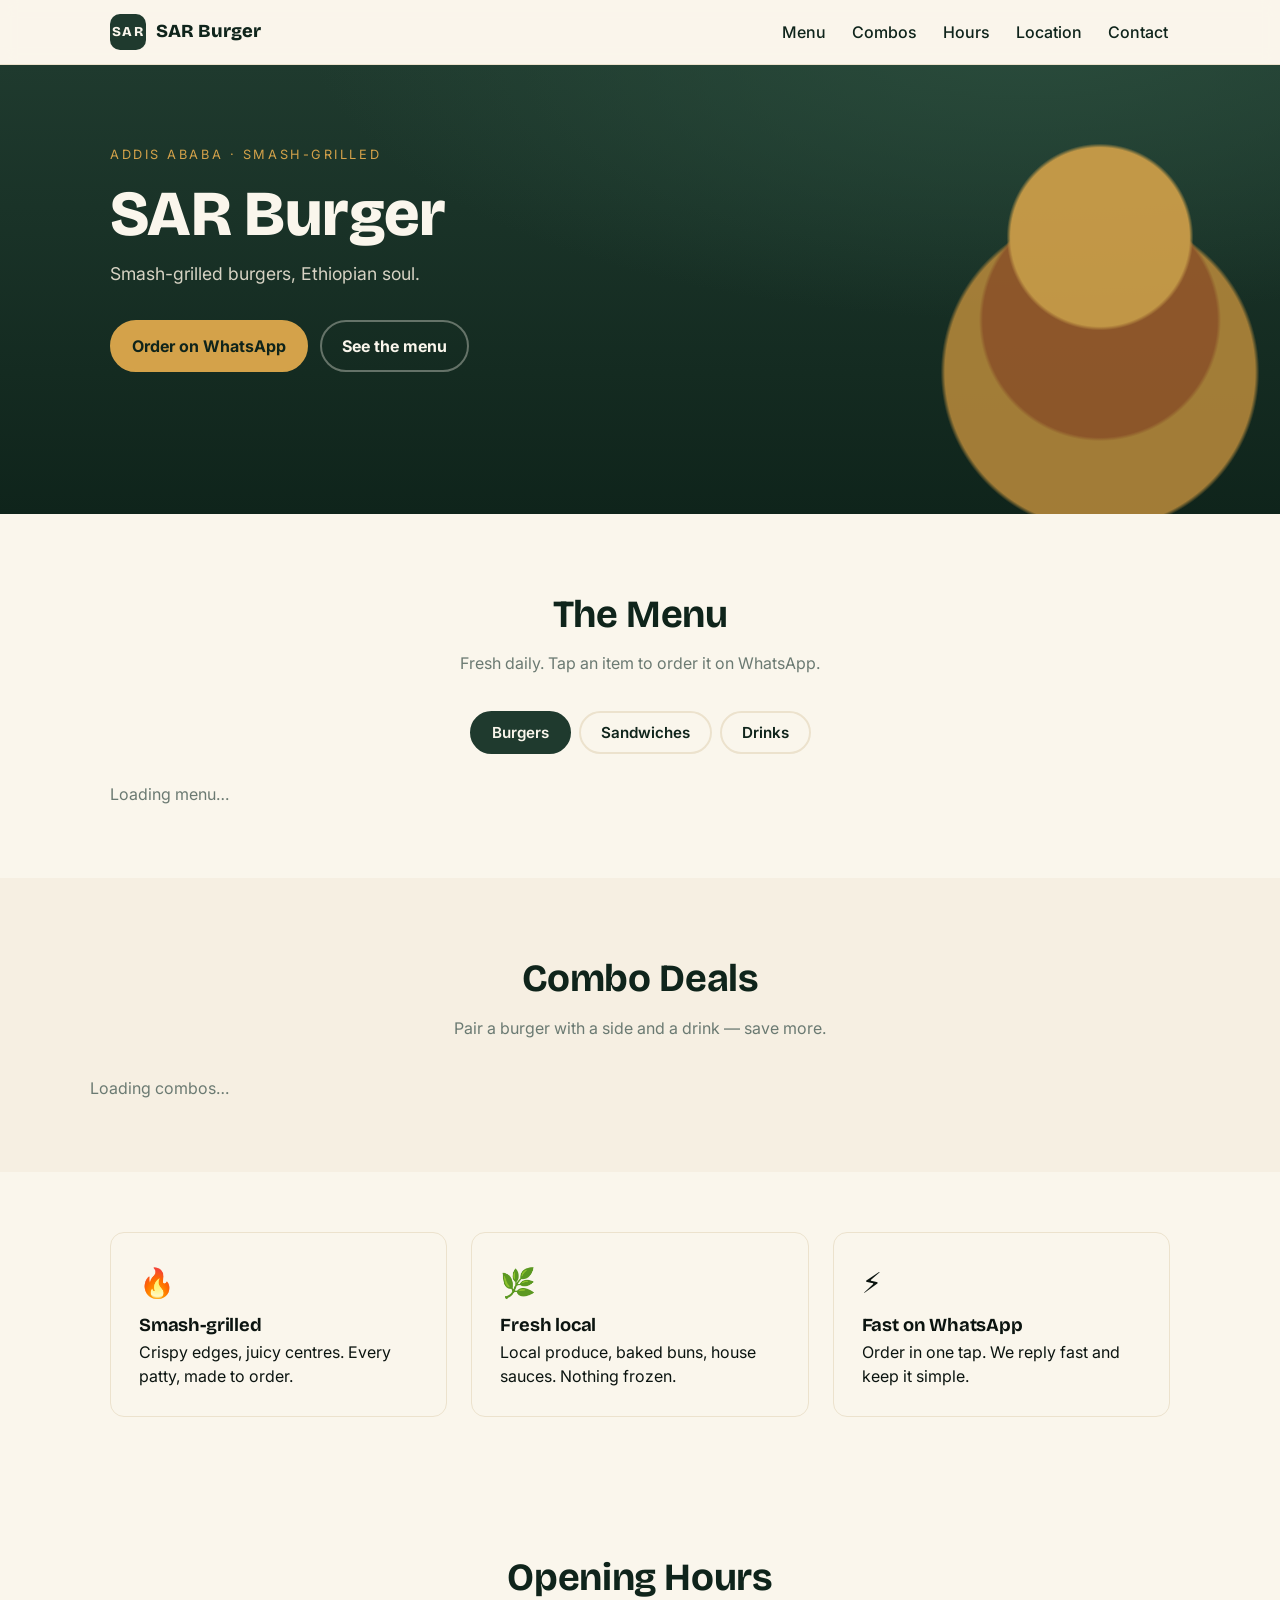
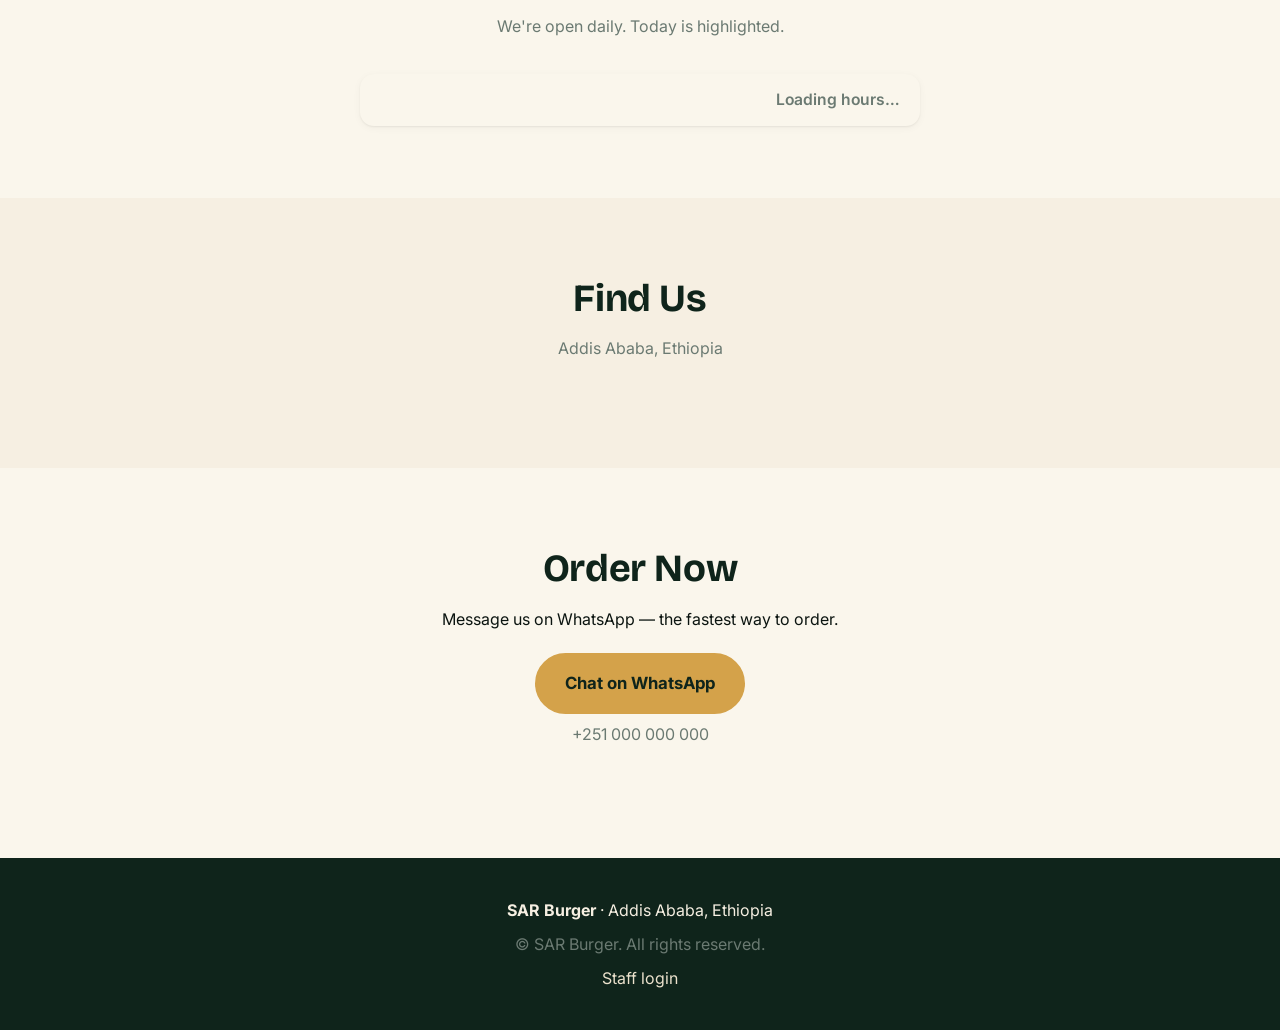
<file: index.html>
<!doctype html>
<html lang="en">
<head>
  <meta charset="utf-8" />
  <meta name="viewport" content="width=device-width, initial-scale=1" />
  <title>SAR Burger — Smash-grilled burgers, Ethiopian soul.</title>
  <meta name="description" content="SAR Burger — smash-grilled burgers, sandwiches, and cold drinks. Order on WhatsApp." />
  <link rel="preconnect" href="https://fonts.googleapis.com" />
  <link rel="preconnect" href="https://fonts.gstatic.com" crossorigin />
  <link href="https://fonts.googleapis.com/css2?family=Bricolage+Grotesque:wght@500;700;800&family=Inter:wght@400;500;600;700&display=swap" rel="stylesheet" />
  <link rel="stylesheet" href="css/style.css" />
</head>
<body>

<header class="nav">
  <div class="nav__inner">
    <a href="#top" class="brand">
      <span class="brand__mark">SAR</span>
      <span class="brand__word" data-setting="restaurant_name">SAR Burger</span>
    </a>
    <nav class="nav__links" id="nav-links">
      <a href="#menu">Menu</a>
      <a href="#combos">Combos</a>
      <a href="#hours">Hours</a>
      <a href="#location">Location</a>
      <a href="#contact">Contact</a>
    </nav>
    <button class="nav__toggle" id="nav-toggle" aria-label="Toggle menu">
      <span></span><span></span><span></span>
    </button>
  </div>
</header>

<main id="top">

  <section class="hero">
    <div class="hero__inner">
      <p class="hero__eyebrow">Addis Ababa · Smash-grilled</p>
      <h1 class="hero__title" data-setting="restaurant_name">SAR Burger</h1>
      <p class="hero__tag" data-setting="tagline">Smash-grilled burgers, Ethiopian soul.</p>
      <div class="hero__cta">
        <a id="hero-order" class="btn btn--primary" target="_blank" rel="noopener">Order on WhatsApp</a>
        <a href="#menu" class="btn btn--ghost">See the menu</a>
      </div>
      <p class="hero__status" id="open-status">&nbsp;</p>
    </div>
    <div class="hero__burger" aria-hidden="true"></div>
  </section>

  <section id="menu" class="section">
    <div class="section__head">
      <h2>The Menu</h2>
      <p>Fresh daily. Tap an item to order it on WhatsApp.</p>
    </div>
    <div class="tabs" role="tablist">
      <button class="tab is-active" role="tab" data-cat="burger">Burgers</button>
      <button class="tab" role="tab" data-cat="sandwich">Sandwiches</button>
      <button class="tab" role="tab" data-cat="drink">Drinks</button>
    </div>
    <div class="grid" id="menu-grid">
      <p class="muted">Loading menu…</p>
    </div>
  </section>

  <section id="combos" class="section section--alt">
    <div class="section__head">
      <h2>Combo Deals</h2>
      <p>Pair a burger with a side and a drink — save more.</p>
    </div>
    <div class="grid grid--combos" id="combos-grid">
      <p class="muted">Loading combos…</p>
    </div>
  </section>

  <section class="features">
    <div class="feature">
      <div class="feature__icon">🔥</div>
      <h3>Smash-grilled</h3>
      <p>Crispy edges, juicy centres. Every patty, made to order.</p>
    </div>
    <div class="feature">
      <div class="feature__icon">🌿</div>
      <h3>Fresh local</h3>
      <p>Local produce, baked buns, house sauces. Nothing frozen.</p>
    </div>
    <div class="feature">
      <div class="feature__icon">⚡</div>
      <h3>Fast on WhatsApp</h3>
      <p>Order in one tap. We reply fast and keep it simple.</p>
    </div>
  </section>

  <section id="hours" class="section">
    <div class="section__head">
      <h2>Opening Hours</h2>
      <p>We're open daily. Today is highlighted.</p>
    </div>
    <table class="hours" id="hours-table">
      <tbody><tr><td class="muted">Loading hours…</td></tr></tbody>
    </table>
  </section>

  <section id="location" class="section section--alt">
    <div class="section__head">
      <h2>Find Us</h2>
      <p data-setting="address">Addis Ababa, Ethiopia</p>
    </div>
    <div class="map" id="map-embed"></div>
  </section>

  <section id="contact" class="section">
    <div class="contact">
      <h2>Order Now</h2>
      <p>Message us on WhatsApp — the fastest way to order.</p>
      <a id="contact-order" class="btn btn--primary btn--big" target="_blank" rel="noopener">Chat on WhatsApp</a>
      <p class="muted">
        <span data-setting="phone-pretty">+251 000 000 000</span>
      </p>
    </div>
  </section>

</main>

<footer class="foot">
  <div class="foot__inner">
    <p><strong data-setting="restaurant_name">SAR Burger</strong> · <span data-setting="address">Addis Ababa, Ethiopia</span></p>
    <p class="muted">© <span id="year"></span> SAR Burger. All rights reserved.</p>
    <p><a href="admin.html" class="muted">Staff login</a></p>
  </div>
</footer>

<script type="module" src="js/main.js"></script>
</body>
</html>
</file>
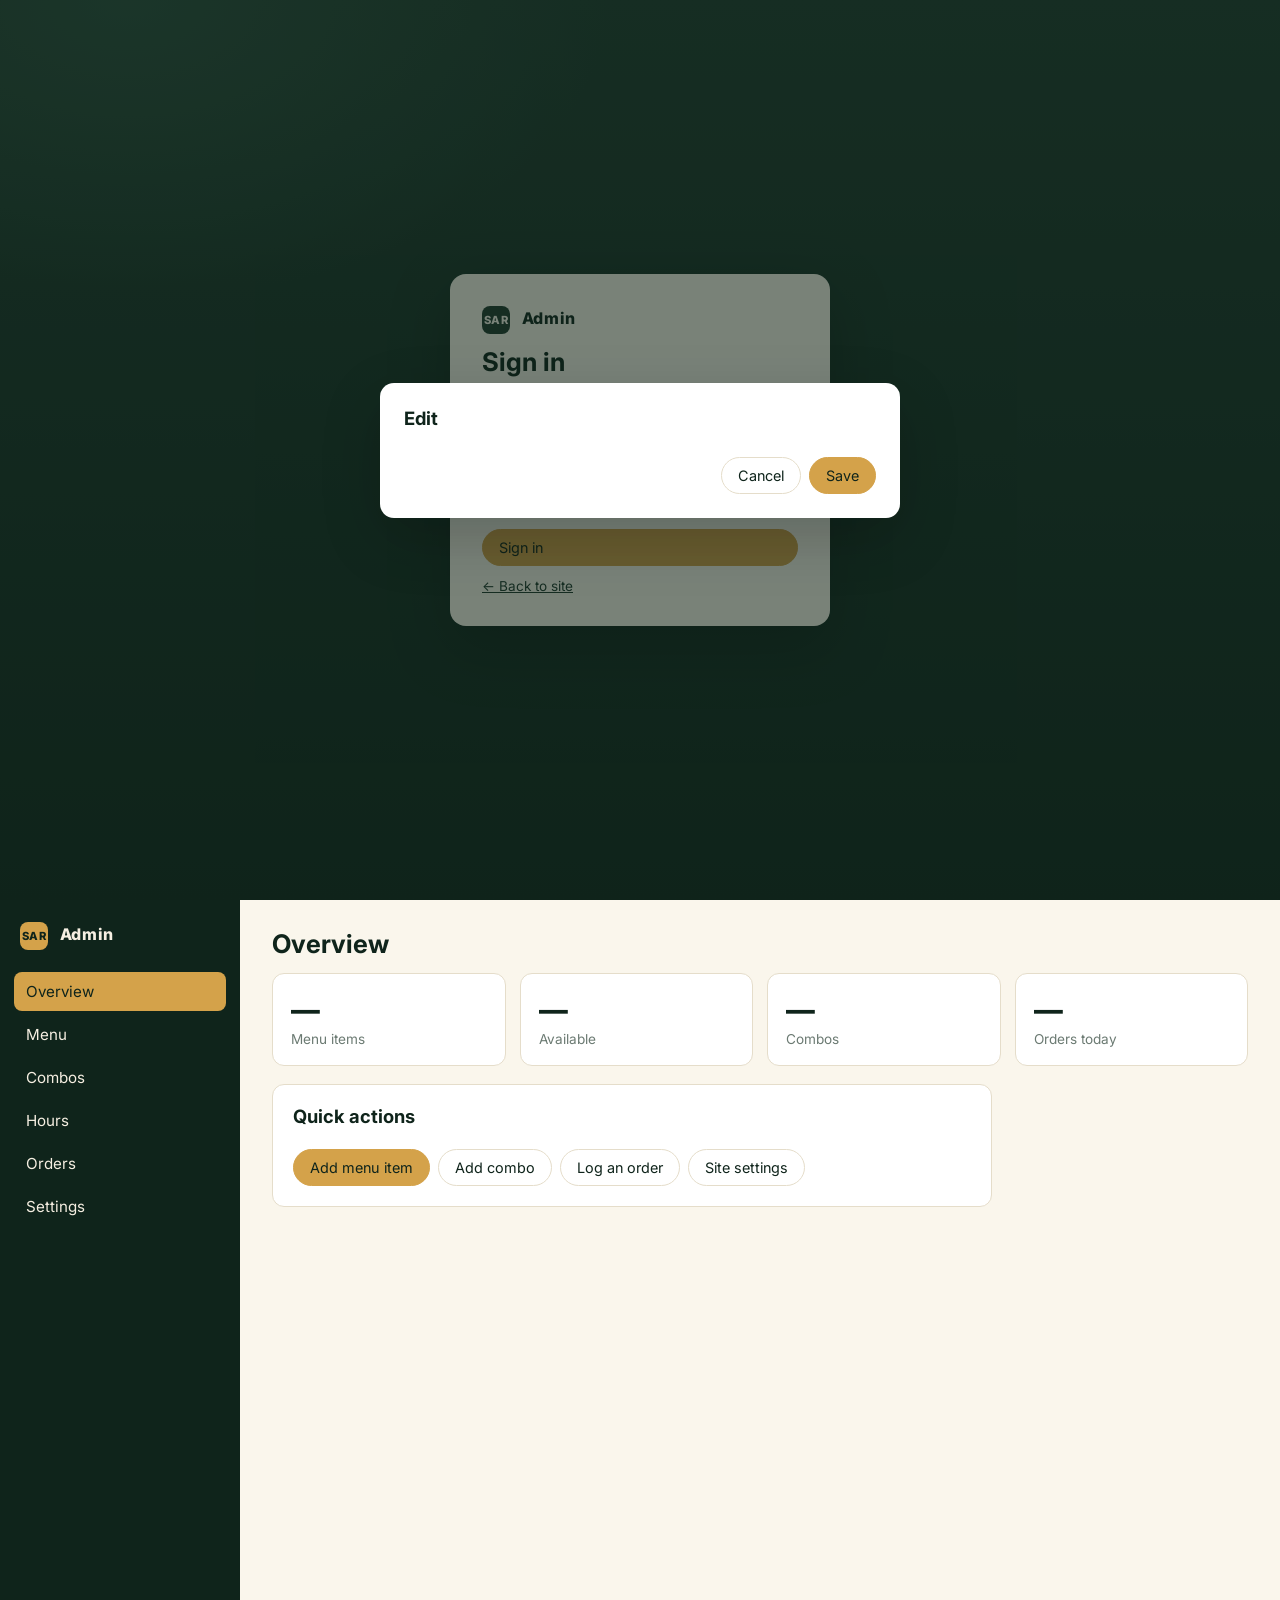
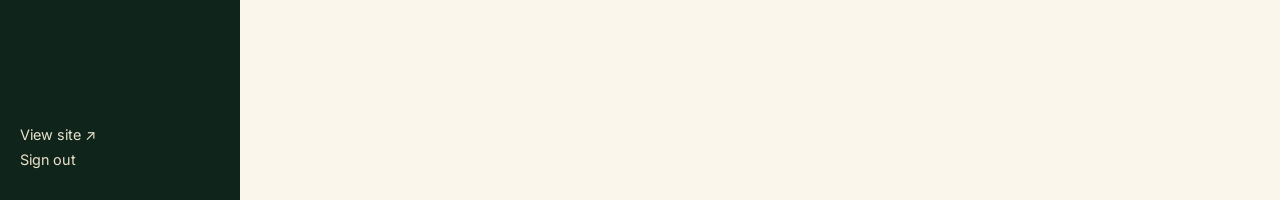
<file: admin.html>
<!doctype html>
<html lang="en">
<head>
  <meta charset="utf-8" />
  <meta name="viewport" content="width=device-width, initial-scale=1" />
  <title>SAR Burger — Admin</title>
  <meta name="robots" content="noindex,nofollow" />
  <link rel="preconnect" href="https://fonts.googleapis.com" />
  <link rel="preconnect" href="https://fonts.gstatic.com" crossorigin />
  <link href="https://fonts.googleapis.com/css2?family=Inter:wght@400;500;600;700;800&display=swap" rel="stylesheet" />
  <link rel="stylesheet" href="css/admin.css" />
</head>
<body>

<!-- Login -->
<section id="login-screen" class="login">
  <form id="login-form" class="login__card">
    <div class="login__brand"><span>SAR</span> Admin</div>
    <h1>Sign in</h1>
    <p class="muted">Enter the admin password to manage the site.</p>
    <label>Password
      <input id="login-password" type="password" autocomplete="current-password" required />
    </label>
    <button class="btn btn--primary" type="submit">Sign in</button>
    <p id="login-error" class="error" hidden></p>
    <p class="muted small"><a href="index.html">← Back to site</a></p>
  </form>
</section>

<!-- App -->
<div id="app" class="app" hidden>
  <aside class="side">
    <div class="side__brand"><span>SAR</span> Admin</div>
    <nav class="side__nav">
      <button data-view="overview" class="is-active">Overview</button>
      <button data-view="menu">Menu</button>
      <button data-view="combos">Combos</button>
      <button data-view="hours">Hours</button>
      <button data-view="orders">Orders</button>
      <button data-view="settings">Settings</button>
    </nav>
    <div class="side__foot">
      <a href="index.html" target="_blank" rel="noopener">View site ↗</a>
      <button id="logout-btn" class="linklike">Sign out</button>
    </div>
  </aside>

  <main class="main">

    <!-- Overview -->
    <section class="view" data-view="overview">
      <h1>Overview</h1>
      <div class="stats">
        <div class="stat"><span class="stat__num" id="stat-menu">—</span><span class="stat__lbl">Menu items</span></div>
        <div class="stat"><span class="stat__num" id="stat-available">—</span><span class="stat__lbl">Available</span></div>
        <div class="stat"><span class="stat__num" id="stat-combos">—</span><span class="stat__lbl">Combos</span></div>
        <div class="stat"><span class="stat__num" id="stat-orders-today">—</span><span class="stat__lbl">Orders today</span></div>
      </div>
      <div class="panel">
        <h2>Quick actions</h2>
        <div class="row">
          <button class="btn btn--primary" data-goto="menu">Add menu item</button>
          <button class="btn" data-goto="combos">Add combo</button>
          <button class="btn" data-goto="orders">Log an order</button>
          <button class="btn" data-goto="settings">Site settings</button>
        </div>
      </div>
    </section>

    <!-- Menu -->
    <section class="view" data-view="menu" hidden>
      <div class="view__head">
        <h1>Menu</h1>
        <button class="btn btn--primary" id="menu-add">+ Add item</button>
      </div>
      <table class="tbl">
        <thead><tr><th>Name</th><th>Category</th><th>Price</th><th>Available</th><th></th></tr></thead>
        <tbody id="menu-rows"><tr><td class="muted" colspan="5">Loading…</td></tr></tbody>
      </table>
    </section>

    <!-- Combos -->
    <section class="view" data-view="combos" hidden>
      <div class="view__head">
        <h1>Combos</h1>
        <button class="btn btn--primary" id="combo-add">+ Add combo</button>
      </div>
      <table class="tbl">
        <thead><tr><th>Name</th><th>Items</th><th>Price</th><th>Available</th><th></th></tr></thead>
        <tbody id="combo-rows"><tr><td class="muted" colspan="5">Loading…</td></tr></tbody>
      </table>
    </section>

    <!-- Hours -->
    <section class="view" data-view="hours" hidden>
      <h1>Opening hours</h1>
      <table class="tbl">
        <thead><tr><th>Day</th><th>Open</th><th>Close</th><th>Closed</th><th></th></tr></thead>
        <tbody id="hours-rows"><tr><td class="muted" colspan="5">Loading…</td></tr></tbody>
      </table>
    </section>

    <!-- Orders -->
    <section class="view" data-view="orders" hidden>
      <div class="view__head">
        <h1>Orders log</h1>
        <div class="row">
          <button class="btn btn--primary" id="order-add">+ Log order</button>
          <button class="btn btn--danger" id="order-clear">Clear all</button>
        </div>
      </div>
      <table class="tbl">
        <thead><tr><th>Date</th><th>Customer</th><th>Items</th><th>Total</th><th>Status</th><th></th></tr></thead>
        <tbody id="order-rows"><tr><td class="muted" colspan="6">Loading…</td></tr></tbody>
      </table>
    </section>

    <!-- Settings -->
    <section class="view" data-view="settings" hidden>
      <h1>Site settings</h1>
      <form id="settings-form" class="panel">
        <label>Restaurant name <input name="restaurant_name" type="text" /></label>
        <label>Tagline <input name="tagline" type="text" /></label>
        <label>WhatsApp phone (digits only, include country code, e.g. 251911234567)
          <input name="phone" type="text" inputmode="numeric" />
        </label>
        <label>Address <input name="address" type="text" /></label>
        <label>Google Maps embed (paste the full &lt;iframe&gt; from Google Maps → Share → Embed a map)
          <textarea name="maps_embed" rows="4"></textarea>
        </label>
        <div class="row"><button class="btn btn--primary" type="submit">Save settings</button></div>
      </form>

      <form id="password-form" class="panel">
        <h2>Change admin password</h2>
        <label>Current password <input name="current" type="password" autocomplete="current-password" required /></label>
        <label>New password (min 6 chars) <input name="new" type="password" minlength="6" autocomplete="new-password" required /></label>
        <label>Confirm new password <input name="confirm" type="password" minlength="6" autocomplete="new-password" required /></label>
        <div class="row"><button class="btn btn--primary" type="submit">Update password</button></div>
      </form>
    </section>

  </main>
</div>

<!-- Modal -->
<div id="modal" class="modal" hidden>
  <div class="modal__card">
    <h2 id="modal-title">Edit</h2>
    <form id="modal-form"></form>
    <div class="row row--end">
      <button class="btn" id="modal-cancel" type="button">Cancel</button>
      <button class="btn btn--primary" id="modal-save" type="button">Save</button>
    </div>
  </div>
</div>

<!-- Toast -->
<div id="toast" class="toast" hidden></div>

<script type="module" src="js/admin.js"></script>
</body>
</html>
</file>
<file: css/style.css>
/* ============================================================
   SAR Burger — customer site
   Theme: dark green + cream + gold
   ============================================================ */

:root {
  --green-900: #0f241b;
  --green-800: #1f3a2e;
  --green-700: #2a4c3c;
  --green-600: #3b6550;
  --cream-50:  #faf6ec;
  --cream-100: #f6efe2;
  --cream-200: #ece2cd;
  --gold:      #d4a24a;
  --gold-dark: #b2863a;
  --ink:       #0b1410;
  --muted:     #6b7a72;
  --shadow-sm: 0 1px 2px rgba(0,0,0,.06), 0 2px 8px rgba(0,0,0,.04);
  --shadow-md: 0 6px 20px rgba(15,36,27,.08), 0 2px 6px rgba(15,36,27,.06);
  --radius:    14px;
  --radius-sm: 10px;
  --maxw:      1100px;
}

* { box-sizing: border-box; }
html, body { margin: 0; padding: 0; }
body {
  font-family: 'Inter', system-ui, -apple-system, 'Segoe UI', Roboto, sans-serif;
  color: var(--ink);
  background: var(--cream-50);
  line-height: 1.5;
  -webkit-font-smoothing: antialiased;
}

h1, h2, h3 { font-family: 'Bricolage Grotesque', 'Inter', sans-serif; margin: 0; letter-spacing: -0.01em; }
h1 { font-size: clamp(2.2rem, 6vw, 4rem); font-weight: 800; line-height: 1.05; }
h2 { font-size: clamp(1.6rem, 3.4vw, 2.4rem); font-weight: 700; }
h3 { font-size: 1.15rem; font-weight: 700; }
p  { margin: 0; }
a  { color: inherit; }
img { max-width: 100%; display: block; }

.muted { color: var(--muted); }

/* --- Navbar ------------------------------------------------ */
.nav {
  position: sticky; top: 0; z-index: 30;
  background: rgba(250, 246, 236, 0.9);
  backdrop-filter: saturate(160%) blur(8px);
  border-bottom: 1px solid var(--cream-200);
}
.nav__inner {
  max-width: var(--maxw); margin: 0 auto; padding: 14px 20px;
  display: flex; align-items: center; justify-content: space-between; gap: 24px;
}
.brand {
  display: flex; align-items: center; gap: 10px;
  text-decoration: none; color: var(--green-900); font-weight: 800;
}
.brand__mark {
  display: inline-grid; place-items: center;
  width: 36px; height: 36px; border-radius: 10px;
  background: var(--green-800); color: var(--cream-50);
  font-family: 'Bricolage Grotesque', sans-serif; font-size: 0.85rem; letter-spacing: 0.1em;
}
.brand__word { font-family: 'Bricolage Grotesque', sans-serif; font-size: 1.15rem; }

.nav__links { display: flex; gap: 22px; }
.nav__links a {
  text-decoration: none; color: var(--green-900); font-weight: 500;
  padding: 6px 2px; position: relative;
}
.nav__links a::after {
  content: ''; position: absolute; left: 0; right: 0; bottom: -4px; height: 2px;
  background: var(--gold); transform: scaleX(0); transform-origin: left; transition: transform .25s ease;
}
.nav__links a:hover::after { transform: scaleX(1); }

.nav__toggle {
  display: none; border: 0; background: transparent; cursor: pointer;
  width: 40px; height: 40px; padding: 8px;
}
.nav__toggle span {
  display: block; height: 2px; background: var(--green-900); margin: 5px 0;
  transition: transform .2s, opacity .2s;
}
.nav__toggle.is-open span:nth-child(1) { transform: translateY(7px) rotate(45deg); }
.nav__toggle.is-open span:nth-child(2) { opacity: 0; }
.nav__toggle.is-open span:nth-child(3) { transform: translateY(-7px) rotate(-45deg); }

@media (max-width: 720px) {
  .nav__toggle { display: block; }
  .nav__links {
    position: absolute; top: 100%; left: 0; right: 0;
    flex-direction: column; gap: 0;
    background: var(--cream-50); border-bottom: 1px solid var(--cream-200);
    transform: translateY(-120%); transition: transform .25s ease;
  }
  .nav__links.is-open { transform: translateY(0); }
  .nav__links a { padding: 14px 20px; border-top: 1px solid var(--cream-200); }
}

/* --- Hero -------------------------------------------------- */
.hero {
  position: relative; overflow: hidden;
  background:
    radial-gradient(1200px 500px at 80% -10%, var(--green-700), transparent 60%),
    linear-gradient(180deg, var(--green-800) 0%, var(--green-900) 100%);
  color: var(--cream-50);
}
.hero__inner {
  max-width: var(--maxw); margin: 0 auto; padding: 80px 20px 100px;
  position: relative; z-index: 2;
}
.hero__eyebrow { text-transform: uppercase; letter-spacing: 0.2em; font-size: 0.8rem; color: var(--gold); margin-bottom: 16px; }
.hero__title { color: var(--cream-50); max-width: 12ch; }
.hero__tag   { margin-top: 14px; max-width: 48ch; color: #d7d3c4; font-size: 1.1rem; }
.hero__cta   { margin-top: 32px; display: flex; gap: 12px; flex-wrap: wrap; }
.hero__status { margin-top: 18px; font-weight: 600; color: #d7d3c4; }
.hero__status .dot { display: inline-block; width: 8px; height: 8px; border-radius: 50%; margin-right: 8px; vertical-align: middle; }
.hero__status .dot--open { background: #6dd08a; box-shadow: 0 0 0 4px rgba(109,208,138,.18); }
.hero__status .dot--closed { background: #e07a7a; }

.hero__burger {
  position: absolute; right: -80px; top: 50%; transform: translateY(-50%);
  width: 520px; height: 520px; pointer-events: none; opacity: 0.9;
  background:
    radial-gradient(circle at 50% 40%, var(--gold) 0 22%, transparent 23%),
    radial-gradient(circle at 50% 56%, #9a5b2b 21% 30%, transparent 31%),
    radial-gradient(circle at 50% 66%, var(--gold-dark) 28% 36%, transparent 37%);
  filter: blur(.3px);
}
@media (max-width: 900px) { .hero__burger { display: none; } }

/* --- Buttons ---------------------------------------------- */
.btn {
  display: inline-block; padding: 12px 20px; border-radius: 999px;
  font-weight: 700; text-decoration: none; border: 2px solid transparent;
  transition: transform .15s ease, box-shadow .2s ease, background .2s ease, color .2s ease;
  cursor: pointer; font-family: inherit; font-size: 1rem;
}
.btn--primary { background: var(--gold); color: var(--green-900); border-color: var(--gold); }
.btn--primary:hover { transform: translateY(-1px); box-shadow: 0 8px 20px rgba(212,162,74,.35); background: var(--gold-dark); border-color: var(--gold-dark); }
.btn--ghost { background: transparent; color: var(--cream-50); border-color: rgba(250,246,236,.35); }
.btn--ghost:hover { border-color: var(--cream-50); }
.btn--big { padding: 16px 28px; font-size: 1.05rem; }
.btn[disabled], .btn.is-disabled { opacity: .5; cursor: not-allowed; pointer-events: none; }

/* --- Sections ---------------------------------------------- */
.section {
  max-width: var(--maxw); margin: 0 auto; padding: 72px 20px;
}
.section--alt { background: var(--cream-100); max-width: none; }
.section--alt > .section__head,
.section--alt > .grid,
.section--alt > .map {
  max-width: var(--maxw); margin-left: auto; margin-right: auto;
}
.section__head { text-align: center; margin-bottom: 36px; }
.section__head h2 { color: var(--green-900); }
.section__head p  { color: var(--muted); margin-top: 8px; }

/* --- Tabs -------------------------------------------------- */
.tabs {
  display: flex; gap: 8px; justify-content: center; flex-wrap: wrap;
  margin-bottom: 28px;
}
.tab {
  border: 2px solid var(--cream-200); background: var(--cream-50);
  color: var(--green-900); padding: 10px 20px; border-radius: 999px;
  font-weight: 600; cursor: pointer; font-family: inherit; font-size: 0.95rem;
  transition: background .2s, color .2s, border-color .2s;
}
.tab:hover { border-color: var(--green-600); }
.tab.is-active { background: var(--green-800); color: var(--cream-50); border-color: var(--green-800); }

/* --- Grid / Cards ----------------------------------------- */
.grid {
  display: grid; gap: 22px;
  grid-template-columns: repeat(auto-fill, minmax(260px, 1fr));
}
.grid--combos { grid-template-columns: repeat(auto-fill, minmax(300px, 1fr)); }

.card {
  background: var(--cream-50);
  border: 1px solid var(--cream-200);
  border-radius: var(--radius);
  padding: 20px; display: flex; flex-direction: column; gap: 10px;
  box-shadow: var(--shadow-sm);
  transition: transform .15s ease, box-shadow .2s ease;
}
.card:hover { transform: translateY(-2px); box-shadow: var(--shadow-md); }
.card--unavailable { opacity: .55; filter: grayscale(.4); }
.card__img {
  width: 100%; height: 160px; border-radius: 10px; object-fit: cover;
  background: var(--cream-200);
}
.card__title { color: var(--green-900); }
.card__desc  { color: var(--muted); font-size: 0.95rem; flex: 1; }
.card__row   { display: flex; align-items: center; justify-content: space-between; gap: 10px; margin-top: 4px; }
.card__price { font-weight: 800; color: var(--green-800); font-family: 'Bricolage Grotesque', sans-serif; font-size: 1.2rem; }
.badge {
  display: inline-block; background: #e07a7a; color: white;
  font-size: 0.72rem; font-weight: 700; padding: 3px 8px; border-radius: 6px;
  letter-spacing: 0.04em; text-transform: uppercase;
}
.card__order {
  text-align: center; padding: 10px 14px; border-radius: 10px;
  background: var(--green-800); color: var(--cream-50);
  text-decoration: none; font-weight: 700; font-size: 0.95rem;
  transition: background .15s ease;
}
.card__order:hover { background: var(--green-700); }

/* Combo card accent */
.card--combo { border: 2px solid var(--gold); background: linear-gradient(180deg, var(--cream-50), var(--cream-100)); }
.card--combo .card__order { background: var(--gold); color: var(--green-900); }
.card--combo .card__order:hover { background: var(--gold-dark); color: var(--cream-50); }
.card__items { font-size: 0.9rem; color: var(--green-700); }

/* --- Features --------------------------------------------- */
.features {
  max-width: var(--maxw); margin: 0 auto; padding: 60px 20px;
  display: grid; gap: 24px; grid-template-columns: repeat(auto-fit, minmax(240px, 1fr));
}
.feature {
  padding: 28px; border-radius: var(--radius);
  background: var(--cream-50); border: 1px solid var(--cream-200);
}
.feature__icon { font-size: 1.8rem; margin-bottom: 8px; }

/* --- Hours ------------------------------------------------ */
.hours {
  width: 100%; max-width: 560px; margin: 0 auto;
  border-collapse: collapse;
  background: var(--cream-50); border-radius: var(--radius); overflow: hidden;
  box-shadow: var(--shadow-sm);
}
.hours td {
  padding: 14px 20px; border-top: 1px solid var(--cream-200);
  font-size: 0.98rem;
}
.hours tr:first-child td { border-top: 0; }
.hours td:first-child { font-weight: 600; color: var(--green-900); width: 40%; }
.hours td:last-child  { text-align: right; color: var(--muted); }
.hours tr.is-today td { background: var(--green-900); color: var(--cream-50); }
.hours tr.is-today td:last-child { color: var(--gold); }

/* --- Map -------------------------------------------------- */
.map {
  max-width: var(--maxw); margin: 0 auto; padding: 0 20px;
  border-radius: var(--radius); overflow: hidden;
}
.map iframe { width: 100%; min-height: 320px; border: 0; border-radius: var(--radius); display: block; }

/* --- Contact ---------------------------------------------- */
.contact { text-align: center; max-width: 560px; margin: 0 auto; }
.contact h2 { color: var(--green-900); margin-bottom: 10px; }
.contact p { margin-top: 8px; }
.contact .btn { margin-top: 22px; }

/* --- Footer ----------------------------------------------- */
.foot {
  background: var(--green-900); color: var(--cream-100); margin-top: 40px;
}
.foot__inner {
  max-width: var(--maxw); margin: 0 auto; padding: 40px 20px;
  display: grid; gap: 10px; text-align: center;
}
.foot a { color: var(--cream-200); text-decoration: none; }
.foot a:hover { color: var(--gold); }
</file>
<file: css/admin.css>
/* SAR Burger — admin panel */

:root {
  --green-900: #0f241b;
  --green-800: #1f3a2e;
  --green-700: #2a4c3c;
  --cream-50:  #faf6ec;
  --cream-100: #f6efe2;
  --cream-200: #ece2cd;
  --gold:      #d4a24a;
  --gold-dark: #b2863a;
  --ink:       #0b1410;
  --muted:     #6b7a72;
  --danger:    #c95353;
  --ok:        #4a8a5a;
  --border:    #e5ddca;
  --radius:    12px;
}

* { box-sizing: border-box; }
html, body { margin: 0; padding: 0; height: 100%; }
body {
  font-family: 'Inter', system-ui, -apple-system, sans-serif;
  color: var(--ink); background: var(--cream-50); -webkit-font-smoothing: antialiased;
}
h1 { font-size: 1.6rem; margin: 0 0 14px; color: var(--green-900); }
h2 { font-size: 1.15rem; margin: 0 0 10px; color: var(--green-900); }
p  { margin: 0; }
a  { color: var(--green-800); }
.muted { color: var(--muted); }
.small { font-size: 0.85rem; }
.error { color: var(--danger); margin-top: 8px; font-size: 0.9rem; }

/* --- Login ------------------------------------------------ */
.login {
  min-height: 100vh; display: grid; place-items: center; padding: 24px;
  background:
    radial-gradient(800px 500px at 10% 0%, var(--green-700), transparent 60%),
    linear-gradient(180deg, var(--green-800), var(--green-900));
}
.login__card {
  width: 100%; max-width: 380px; background: var(--cream-50);
  border-radius: 16px; padding: 32px; box-shadow: 0 20px 60px rgba(0,0,0,.25);
  display: flex; flex-direction: column; gap: 12px;
}
.login__brand { font-weight: 800; color: var(--green-900); letter-spacing: .04em; }
.login__brand span {
  display: inline-grid; place-items: center;
  width: 28px; height: 28px; border-radius: 8px; background: var(--green-800);
  color: var(--cream-50); font-size: 0.7rem; margin-right: 8px; vertical-align: middle;
}
.login label { display: flex; flex-direction: column; gap: 6px; font-size: 0.9rem; font-weight: 600; color: var(--green-900); }
input, textarea, select {
  width: 100%; padding: 10px 12px; border-radius: 8px; border: 1px solid var(--border);
  font: inherit; background: white; color: var(--ink);
}
input:focus, textarea:focus, select:focus { outline: 2px solid var(--gold); outline-offset: 1px; border-color: var(--gold); }
textarea { resize: vertical; }

/* --- App layout ------------------------------------------- */
.app { display: grid; grid-template-columns: 240px 1fr; min-height: 100vh; }
.side {
  background: var(--green-900); color: var(--cream-100);
  display: flex; flex-direction: column;
  padding: 22px 14px;
}
.side__brand { font-weight: 800; letter-spacing: .04em; margin-bottom: 22px; padding: 0 6px; }
.side__brand span {
  display: inline-grid; place-items: center;
  width: 28px; height: 28px; border-radius: 8px; background: var(--gold); color: var(--green-900);
  font-size: 0.7rem; margin-right: 8px; vertical-align: middle;
}
.side__nav { display: flex; flex-direction: column; gap: 4px; }
.side__nav button {
  background: transparent; border: 0; color: var(--cream-100);
  text-align: left; padding: 10px 12px; border-radius: 8px;
  font-weight: 600; cursor: pointer; font: inherit; font-size: 0.95rem;
  transition: background .15s ease;
}
.side__nav button:hover { background: rgba(255,255,255,.06); }
.side__nav button.is-active { background: var(--gold); color: var(--green-900); }
.side__foot { margin-top: auto; display: flex; flex-direction: column; gap: 8px; padding: 10px 6px; font-size: 0.9rem; }
.side__foot a { color: var(--cream-200); text-decoration: none; }
.side__foot a:hover { color: var(--gold); }
.linklike { background: transparent; border: 0; color: var(--cream-200); text-align: left; cursor: pointer; font: inherit; padding: 0; }
.linklike:hover { color: var(--gold); }

.main { padding: 28px 32px; overflow-x: auto; }

.view__head { display: flex; align-items: center; justify-content: space-between; margin-bottom: 16px; gap: 10px; flex-wrap: wrap; }

/* --- Panels / stats --------------------------------------- */
.panel {
  background: white; border: 1px solid var(--border);
  border-radius: var(--radius); padding: 20px; margin-bottom: 18px;
  display: flex; flex-direction: column; gap: 12px; max-width: 720px;
}
.panel label { display: flex; flex-direction: column; gap: 6px; font-size: 0.9rem; font-weight: 600; color: var(--green-900); }

.stats { display: grid; grid-template-columns: repeat(auto-fit, minmax(140px, 1fr)); gap: 14px; margin-bottom: 18px; }
.stat {
  background: white; border: 1px solid var(--border); border-radius: var(--radius);
  padding: 18px; display: flex; flex-direction: column; gap: 4px;
}
.stat__num { font-size: 1.8rem; font-weight: 800; color: var(--green-900); }
.stat__lbl { font-size: 0.85rem; color: var(--muted); }

/* --- Tables ----------------------------------------------- */
.tbl {
  width: 100%; border-collapse: collapse; background: white;
  border: 1px solid var(--border); border-radius: var(--radius); overflow: hidden;
}
.tbl th, .tbl td { padding: 12px 14px; text-align: left; border-top: 1px solid var(--border); font-size: 0.95rem; vertical-align: middle; }
.tbl thead th { background: var(--cream-100); color: var(--green-900); border-top: 0; font-size: 0.82rem; text-transform: uppercase; letter-spacing: .06em; }
.tbl tr:hover td { background: rgba(212,162,74,.05); }
.tbl .actions { display: flex; gap: 6px; justify-content: flex-end; }
.pill {
  display: inline-block; padding: 3px 10px; border-radius: 999px;
  font-size: 0.78rem; font-weight: 700; text-transform: uppercase; letter-spacing: .04em;
}
.pill--on  { background: #dff1e3; color: var(--ok); }
.pill--off { background: #f7dede; color: var(--danger); }
.pill--pending { background: #fcecd1; color: #9a6d1d; }
.pill--completed { background: #dff1e3; color: var(--ok); }
.pill--cancelled { background: #f7dede; color: var(--danger); }

/* --- Buttons ---------------------------------------------- */
.btn {
  display: inline-flex; align-items: center; gap: 6px; padding: 9px 16px;
  border-radius: 999px; font-weight: 600; cursor: pointer; font: inherit; font-size: 0.9rem;
  border: 1px solid var(--border); background: white; color: var(--green-900);
  transition: background .15s, border-color .15s, transform .1s;
}
.btn:hover { border-color: var(--green-800); }
.btn:active { transform: translateY(1px); }
.btn--primary { background: var(--gold); border-color: var(--gold); color: var(--green-900); }
.btn--primary:hover { background: var(--gold-dark); border-color: var(--gold-dark); }
.btn--danger  { background: transparent; border-color: #edbdbd; color: var(--danger); }
.btn--danger:hover  { background: #fdf0f0; }
.btn--small   { padding: 6px 12px; font-size: 0.82rem; }

.row { display: flex; gap: 8px; flex-wrap: wrap; }
.row--end { justify-content: flex-end; }

/* --- Modal ------------------------------------------------ */
.modal {
  position: fixed; inset: 0; background: rgba(15,36,27,.55);
  display: grid; place-items: center; z-index: 40; padding: 20px;
}
.modal__card {
  width: 100%; max-width: 520px; background: white;
  border-radius: 14px; padding: 24px; box-shadow: 0 20px 60px rgba(0,0,0,.2);
  max-height: 90vh; overflow-y: auto;
}
.modal__card h2 { margin-bottom: 14px; }
.modal__card form { display: flex; flex-direction: column; gap: 10px; margin-bottom: 14px; }
.modal__card label { display: flex; flex-direction: column; gap: 4px; font-size: 0.88rem; font-weight: 600; color: var(--green-900); }
.modal__card .checkbox { flex-direction: row; align-items: center; gap: 8px; }
.modal__card .checkbox input { width: auto; }

/* --- Toast ------------------------------------------------ */
.toast {
  position: fixed; left: 50%; bottom: 24px; transform: translateX(-50%);
  background: var(--green-900); color: var(--cream-50);
  padding: 12px 18px; border-radius: 10px; font-weight: 600; font-size: 0.9rem;
  box-shadow: 0 10px 30px rgba(0,0,0,.2); z-index: 50;
}
.toast--error { background: var(--danger); }

/* --- Mobile ----------------------------------------------- */
@media (max-width: 720px) {
  .app { grid-template-columns: 1fr; }
  .side {
    flex-direction: row; overflow-x: auto; padding: 10px;
    gap: 8px; align-items: center;
  }
  .side__brand { margin: 0 8px 0 0; flex-shrink: 0; }
  .side__nav { flex-direction: row; gap: 4px; flex-shrink: 0; }
  .side__foot { flex-direction: row; margin-left: auto; padding: 0 8px; }
  .main { padding: 20px 16px; }
  .tbl th:nth-child(2), .tbl td:nth-child(2) { display: none; }
}
</file>
